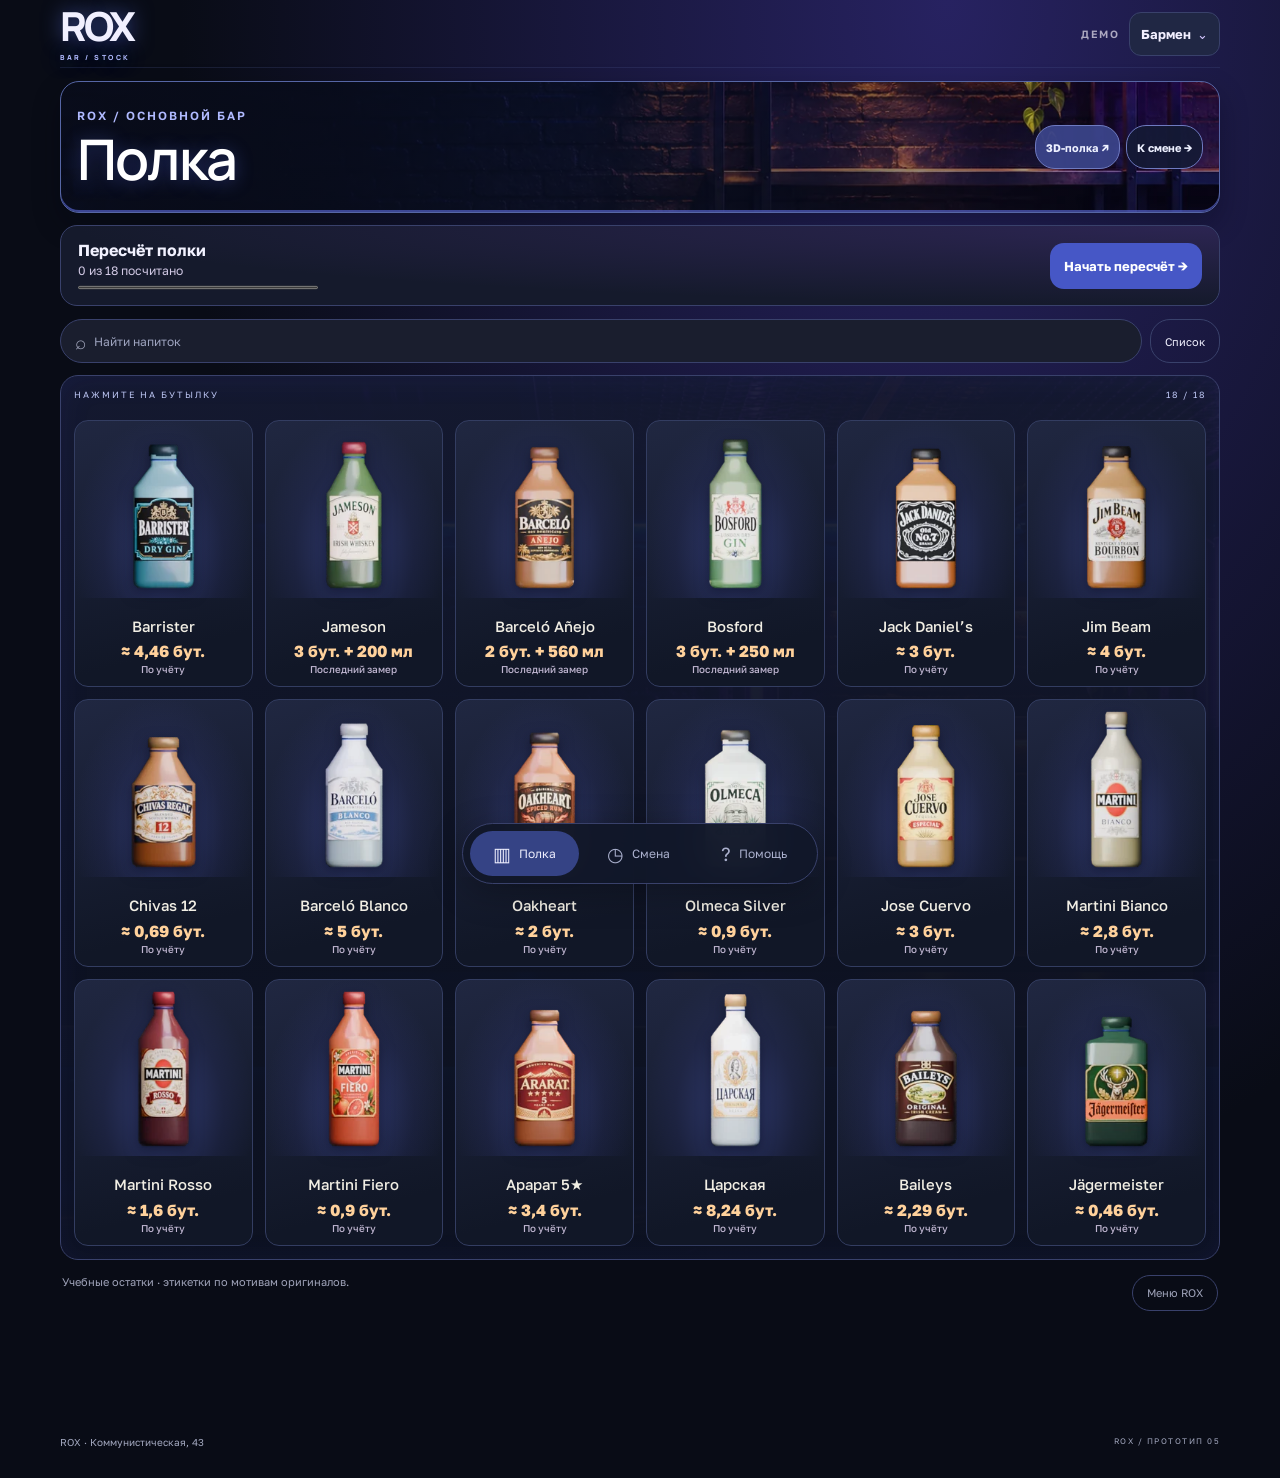
<file: index.html>
<!doctype html>
<html lang="ru">
<head>
  <meta charset="UTF-8"><meta name="viewport" content="width=device-width,initial-scale=1,viewport-fit=cover">
  <meta name="theme-color" content="#10121c"><meta name="description" content="Демо ROX: полка, пересчёт, касса и контроль смены.">
  <title>ROX — бар под контролем</title>
  <link rel="icon" href="icon.svg" type="image/svg+xml"><link rel="stylesheet" href="style.css"><link rel="stylesheet" href="rox.css"><link rel="stylesheet" href="shift.css"><link rel="stylesheet" href="simple.css"><link rel="stylesheet" href="rox-night-v005.css">
</head>
<body>
  <div class="app">
    <header class="topbar"><a class="brand" href="#" aria-label="ROX — главная"><span class="rox-wordmark">ROX<span>BAR / STOCK</span></span></a><div class="venue">ДЕМО</div><button class="mode-button" id="role-button" aria-label="Сменить режим">Бармен</button></header>
    <main id="main" tabindex="-1"></main>
    <nav class="bottom-nav" aria-label="Основная навигация">
      <button data-view="shelf"><span class="nav-icon" aria-hidden="true">▥</span>Полка</button>
      <button data-view="shift"><span class="nav-icon" aria-hidden="true">◷</span>Смена</button>
      <button data-view="counts"><span class="nav-icon" aria-hidden="true">☷</span>Пересчёты</button>
      <button data-view="owner"><span class="nav-icon" aria-hidden="true">◈</span>Контроль<span id="nav-badge"></span></button>
      <button data-view="media"><span class="nav-icon" aria-hidden="true">?</span>Помощь</button>
    </nav>
    <footer class="desktop-footer"><span>ROX · Коммунистическая, 43</span><span>ROX / ПРОТОТИП 05</span></footer>
  </div>
  <dialog id="sheet" aria-labelledby="sheet-title"></dialog>
  <dialog id="info-dialog" aria-labelledby="info-title"></dialog>
  <div id="toast" role="status" aria-live="polite"></div>
  <script type="module" src="app.js?v=5"></script>
</body>
</html>
</file>
<file: style.css>
@import url('https://fonts.googleapis.com/css2?family=Golos+Text:wght@400;500;600;700;800&family=Manrope:wght@400;500;600;700;800&display=swap');
:root{--paper:#f4f2eb;--ink:#252d28;--muted:#7a8078;--line:#dfe1d7;--green:#374c3b;--gold:#e7bd75;--red:#ad4e38;--sage:#dfe6d9;--radius:22px;font-family:'Golos Text',sans-serif;color:var(--ink);background:var(--paper);font-synthesis:none}*{box-sizing:border-box}body{margin:0}button,input,textarea{font:inherit}button,a{-webkit-tap-highlight-color:transparent}button{cursor:pointer}button:disabled{cursor:not-allowed;opacity:.5}button{color:inherit}button:focus-visible,a:focus-visible{outline:3px solid #bd8736;outline-offset:4px}input:focus,textarea:focus{outline:2px solid #536e53;outline-offset:1px}a{color:inherit}.app{max-width:1240px;margin:auto;padding:0 40px}.topbar{height:94px;display:flex;align-items:center;gap:20px;border-bottom:1px solid var(--line)}.brand{text-decoration:none;font-family:Manrope,sans-serif;font-size:30px;font-weight:800;letter-spacing:-1.5px;display:flex;align-items:center;gap:11px}.brand-mark{width:36px;height:40px;color:var(--paper);background:var(--green);border-radius:11px;font-size:29px;text-align:center;line-height:35px}.brand-dot{font-size:11px;vertical-align:top;margin-left:4px;letter-spacing:0}.venue{margin-left:auto;font-size:10px;font-weight:600;letter-spacing:1.8px}.venue span{color:#bd9c60;padding:0 10px}.avatar{border:1px solid #d2d7cb;border-radius:50%;width:38px;height:38px;background:#e4e8df;font-weight:600}.demo-banner{display:flex;align-items:center;gap:8px;font-size:11px;color:#777c73;padding:15px 0}.demo-dot{height:5px;width:5px;background:#b08d4f;border-radius:50%}.demo-banner button{border:1px solid #c4c7be;background:none;font-size:10px;border-radius:50%;height:17px;width:17px;padding:0;margin-left:auto}.page-heading{display:flex;justify-content:space-between;align-items:center;margin:18px 0 26px;gap:15px}.eyebrow{font-size:10px;letter-spacing:2px;text-transform:uppercase;font-weight:600;color:#83877f;margin:0 0 12px}h1{font-family:Manrope,sans-serif;font-size:44px;line-height:1.15;letter-spacing:-2px;margin:0;font-weight:600}h2{font-size:22px;letter-spacing:-.6px;font-weight:500;margin:0}p{line-height:1.55}.subtitle{color:var(--muted);font-size:13px;margin:12px 0 0}.role-switch{display:flex;border:1px solid #d7dcd0;background:#ebece4;border-radius:30px;padding:4px;gap:3px}.role-switch button{border:0;padding:10px 17px;border-radius:22px;background:none;font-size:12px;white-space:nowrap}.role-switch button.active{background:var(--paper);box-shadow:0 2px 6px #0000000c;font-weight:600}.overview{display:grid;grid-template-columns:1.2fr 1fr 1fr;border:1px solid var(--line);border-radius:18px;margin-bottom:30px;background:#faf9f4}.metric{padding:22px 25px;position:relative}.metric+.metric:before{content:'';position:absolute;left:0;top:24px;bottom:24px;border-left:1px solid var(--line)}.metric-label{font-size:11px;color:var(--muted);margin-bottom:10px;display:block}.metric strong{font-family:Manrope,sans-serif;font-size:27px;font-weight:500;letter-spacing:-1px}.metric strong small{font-size:12px;color:var(--muted);letter-spacing:0;margin-left:6px}.metric .accent{color:var(--red)}.metric-link{display:block;border:0;background:none;padding:0;text-align:left}.metric-link:hover strong{text-decoration:underline;text-decoration-thickness:1px;text-underline-offset:5px}.shelf-toolbar{display:flex;gap:12px;justify-content:space-between;align-items:center;margin-bottom:20px}.categories{display:flex;gap:7px;overflow:auto;scrollbar-width:none}.chip{border:1px solid #d9ddD2;background:transparent;border-radius:30px;padding:10px 17px;font-size:12px;white-space:nowrap}.chip.active{background:var(--ink);border-color:var(--ink);color:#fff}.search{border:1px solid #d9ddd2;background:transparent;border-radius:25px;display:flex;align-items:center;padding:0 14px;gap:8px;flex:0 0 195px}.search input{background:none;border:0;width:100%;min-width:0;padding:11px 0;font-size:12px;outline:none}.search span{color:var(--muted);font-size:19px}.bar-room{position:relative;background:#222c25;border-radius:24px;padding:24px 28px 12px;overflow:hidden;background-image:radial-gradient(ellipse at 50% 20%,#45514488,transparent 65%),linear-gradient(90deg,#00000020,transparent 20%,transparent 80%,#00000030)}.room-header{display:flex;justify-content:space-between;color:#c6cbbb;font-size:9px;letter-spacing:2px;padding-bottom:20px}.room-header span:last-child{color:#859180}.bottle-grid{display:grid;grid-template-columns:repeat(4,minmax(0,1fr));gap:0 18px}.bottle-card{position:relative;isolation:isolate;border:0;background:none;color:#f1eee4;text-align:center;padding:0 7px 28px;min-width:0}.bottle-stage{position:relative;height:215px;display:flex;justify-content:center;align-items:end;transition:transform .25s}.bottle-stage:before{content:'';position:absolute;inset:25% 0 0;background:radial-gradient(ellipse at bottom,#ddb86a22,transparent 65%);opacity:0;transition:.3s}.bottle-card:hover .bottle-stage{transform:translateY(-5px)}.bottle-card:hover .bottle-stage:before{opacity:1}.bottle-art{height:204px;width:125px;position:relative;filter:drop-shadow(6px 12px 8px #00000048);overflow:visible}.shelf-plank{height:9px;border-top:1px solid #ad9770;background:linear-gradient(#66533b,#3b3428);box-shadow:0 7px 12px #0008;margin:0 -16px 17px;position:relative}.bottle-name{font-size:13px;font-weight:500;display:block;margin-bottom:7px;white-space:nowrap;overflow:hidden;text-overflow:ellipsis}.bottle-stock{color:#c1c8b8;font-size:11px}.bottle-stock b{font-weight:400;color:#e5dcc6}.bottle-stock span{color:#758270;padding:0 5px}.bottle-status{position:absolute;top:16px;right:12px;font-size:9px;letter-spacing:.3px;background:#3e493d;color:#d2dccb;border-radius:20px;padding:5px 8px;z-index:2}.bottle-status.warn{background:#654235;color:#f6c8ac}.bottle-status.low{background:#5a5035;color:#e9d295}.shelf-note{font-size:11px;color:var(--muted);margin:15px 2px;display:flex;justify-content:space-between;gap:15px}.shelf-note span:last-child{color:#9b9e95}.bottom-nav{position:sticky;bottom:16px;margin:28px auto 16px;display:flex;justify-content:center;gap:5px;width:max-content;border:1px solid #d7dbcf;border-radius:60px;background:#f9f8f2ed;backdrop-filter:blur(20px);padding:7px;box-shadow:0 8px 30px #222c2512;z-index:5}.bottom-nav button{display:flex;align-items:center;gap:8px;position:relative;border:0;background:none;padding:13px 23px;border-radius:40px;color:#777f72;font-size:12px}.bottom-nav button.active{color:#263a2c;background:#e3e8dc}.nav-icon{font-size:19px;line-height:1}#nav-badge:empty{display:none}#nav-badge{background:#b86041;color:#fff;min-width:16px;height:16px;border-radius:50%;font-size:9px;padding:3px}.desktop-footer{display:flex;justify-content:space-between;font-size:10px;color:#93978e;padding:20px 0 30px}.desktop-footer span:last-child{font-size:8px;letter-spacing:1.5px}.section-title{display:flex;justify-content:space-between;align-items:center;margin:28px 0 18px}.section-title span{font-size:11px;color:var(--muted)}.count-list{display:grid;gap:10px}.record{background:#fbfaf6;border:1px solid var(--line);border-radius:16px;padding:18px;display:flex;align-items:center;gap:18px}.mini-bottle{width:48px;height:65px;flex:none;background:#e8ece1;border-radius:12px;display:flex;justify-content:center;align-items:center}.mini-bottle svg{height:60px;width:34px;filter:none}.record-main{flex:1;min-width:0}.record-title{display:flex;justify-content:space-between;gap:8px;font-size:14px}.record-title strong{font-weight:500}.record-sub{font-size:11px;color:var(--muted);margin:7px 0 0;line-height:1.5}.record-values{display:flex;gap:16px;flex-wrap:wrap;font-size:11px;margin-top:10px}.record-values b{font-weight:500}.delta{color:var(--red);white-space:nowrap}.delta.positive{color:#397260}.delta.zero{color:#658059}.small-button{background:none;border:1px solid #cfd6c7;border-radius:20px;padding:9px 14px;font-size:11px;white-space:nowrap;min-height:36px}.small-button:disabled{border:0}.note{font-size:12px;border-left:2px solid #d8b374;margin:12px 0 0;padding-left:10px;color:#73786c;overflow-wrap:anywhere}.owner-intro{padding:20px 24px;background:#e7ecdf;border-radius:18px;display:flex;gap:16px;align-items:center;font-size:12px;color:#54604e}.owner-intro .big-icon{font-size:28px;font-family:serif}.owner-intro p{margin:0}.owner-intro strong{display:block;color:#354a37;margin-bottom:3px}.owner-tabs{display:flex;gap:8px;margin:24px 0 18px}.empty{padding:45px 20px;text-align:center;border:1px dashed #cbd1c3;border-radius:18px;color:#7a8372;line-height:1.7}.bar-room .empty{border-color:#52614e;color:#c1cbb7;margin-bottom:20px}.empty strong{display:block;font-size:18px;color:inherit}.history-heading{margin:28px 0 15px;font-size:15px;font-weight:500}.history-row{display:flex;justify-content:space-between;gap:16px;border-bottom:1px solid var(--line);padding:14px 0;font-size:12px}.history-row small{display:block;color:var(--muted);font-size:10px;margin-top:5px}.quiet-button{border:0;border-bottom:1px solid #b2b9a8;background:none;padding:5px 0;font-size:11px;color:#7c8574}.section-bottom{margin-top:30px;display:flex;justify-content:space-between;gap:20px;align-items:center}.section-bottom p{color:var(--muted);font-size:11px;max-width:440px}dialog{border:0;padding:0;color:var(--ink);background:var(--paper);border-radius:26px;max-height:90dvh;width:min(480px,calc(100% - 32px));box-shadow:0 20px 100px #0005}dialog::backdrop{background:#111b1599;backdrop-filter:blur(5px)}.sheet-inner{padding:25px}.sheet-handle{display:none}.sheet-top{display:flex;align-items:center;justify-content:space-between;gap:10px}.sheet-top .eyebrow{margin:0}.close{background:#e6e9df;border:0;border-radius:50%;width:34px;height:34px;font-size:23px;font-weight:400;line-height:1}.product-summary{display:flex;align-items:center;gap:24px;margin:20px 0 24px}.product-portrait{width:90px;height:132px;background:radial-gradient(#58624a,#26342b);border-radius:18px;display:flex;align-items:center;justify-content:center;flex:none}.product-portrait svg{width:73px;height:120px}.product-summary h2{font-family:Manrope,sans-serif;font-size:24px;letter-spacing:-1px}.product-summary p{font-size:11px;color:var(--muted);margin:7px 0}.stock-value{font-size:26px;margin:12px 0 4px;letter-spacing:-1px}.stock-value span{font-size:12px;color:var(--muted);letter-spacing:0}.divider{height:1px;background:var(--line);margin:20px 0}.form-heading{display:flex;justify-content:space-between;align-items:center;margin-bottom:18px}.form-heading h3{margin:0;font-size:17px;font-weight:500}.form-heading span{font-size:10px;color:var(--muted)}.input-grid{display:grid;grid-template-columns:1fr 1fr;gap:14px}.field label{font-size:11px;display:block;margin-bottom:9px;line-height:1.4}.field input{width:100%;height:52px;border:1px solid #d5dacb;border-radius:13px;background:#fcfbf6;padding:12px;font-size:21px}.field small{font-size:10px;color:var(--muted);display:block;margin-top:7px;line-height:1.4}.field textarea{width:100%;height:70px;resize:vertical;border:1px solid #d5dacb;border-radius:13px;background:#fcfbf6;padding:12px;font-size:12px}.note-field{margin-top:18px}.live-result{padding:17px;background:#e6ebdf;border-radius:14px;margin:19px 0;display:flex;justify-content:space-between;gap:12px;font-size:11px}.live-result b{font-size:20px;display:block;margin-top:7px;font-weight:500}.live-result .difference{text-align:right}.error{font-size:12px;color:var(--red);line-height:1.5;margin:12px 0}.primary{background:var(--green);color:#fff;border:0;border-radius:14px;padding:17px 20px;width:100%;font-size:13px;display:flex;align-items:center;justify-content:center;gap:15px}.primary:hover{background:#273f2d}.primary:active{transform:scale(.99)}.form-footnote{font-size:10px;text-align:center;color:var(--muted);line-height:1.5;margin:12px 0 0}.previous-count{font-size:11px;padding:12px;border:1px solid var(--line);border-radius:12px;margin-bottom:18px;line-height:1.6;color:#65715e}.info-body{padding:28px}.info-body p{font-size:13px;color:#727b6b}.info-body .small-button{margin-top:10px}#toast{position:fixed;bottom:100px;left:50%;transform:translate(-50%,15px);width:max-content;max-width:calc(100% - 32px);background:#283d2e;color:#fff;padding:14px 21px;border-radius:15px;box-shadow:0 10px 35px #0002;z-index:30;font-size:12px;opacity:0;pointer-events:none;transition:.2s}#toast.show{opacity:1;transform:translate(-50%,0)}
@media(min-width:1000px){.bottle-grid{grid-template-columns:repeat(6,minmax(0,1fr))}.bottle-stage{height:200px}.bottle-art{height:190px;width:115px}.bottle-name{font-size:12px}.room-header{padding-bottom:12px}.bottle-status{right:0;font-size:8px}.owner-layout{display:grid;grid-template-columns:1.5fr 1fr;gap:35px}.owner-aside{background:#eaece3;border-radius:20px;padding:24px;height:max-content}.owner-aside h3{margin-top:0;font-size:16px;font-weight:500}.owner-aside p{font-size:12px;color:#727d68}.owner-aside li{font-size:12px;padding:8px 0;color:#727d68}.owner-aside ol{padding-left:18px}}
@media(max-width:700px){.app{padding:0 19px}.topbar{height:75px;gap:12px}.brand{font-size:26px;gap:9px}.brand-mark{height:34px;width:31px;font-size:25px;line-height:29px;border-radius:10px}.venue{font-size:8px;letter-spacing:1px}.venue span{padding:0 4px}.avatar{width:31px;height:31px;font-size:11px}.demo-banner{font-size:10px;padding:13px 0}.page-heading{align-items:start;flex-wrap:wrap;margin:17px 0 24px;gap:20px}h1{font-size:36px;letter-spacing:-1.7px}.subtitle{font-size:11px;margin-top:10px}.eyebrow{font-size:9px;margin-bottom:10px;letter-spacing:1.7px}.role-switch{margin-left:auto;align-self:center}.role-switch button{padding:8px 12px;font-size:10px}.page-heading .heading-text{width:100%}.page-heading .role-switch{position:absolute;right:19px;margin-top:-1px}.page-heading .eyebrow{padding-right:150px}.overview{margin-bottom:24px;border-radius:15px}.metric{padding:16px 12px}.metric-label{font-size:9px;margin-bottom:9px;line-height:1.4}.metric strong{font-size:23px}.metric strong small{font-size:9px;margin-left:3px}.metric+.metric:before{top:18px;bottom:18px}.shelf-toolbar{flex-wrap:wrap;gap:14px;margin-bottom:17px}.categories{width:100%;gap:7px}.chip{font-size:11px;padding:9px 15px}.search{flex:1 1 100%;border-radius:12px;padding:0 12px;background:#eeefe7}.search input{font-size:12px;padding:10px 0}.bar-room{margin:0 -7px;padding:18px 13px 6px;border-radius:20px}.room-header{font-size:8px;letter-spacing:1.4px;padding:0 5px 10px}.bottle-grid{grid-template-columns:repeat(3,minmax(0,1fr));gap:0 7px}.bottle-stage{height:166px}.bottle-art{height:151px;width:93px}.bottle-card{padding:0 0 24px}.bottle-name{font-size:10px;margin-bottom:5px}.bottle-stock{font-size:9px}.bottle-stock span{padding:0 3px}.shelf-plank{margin:0 -5px 13px;height:7px}.bottle-status{top:7px;right:-1px;font-size:7px;padding:4px 6px}.shelf-note{font-size:9px;line-height:1.6;margin:13px 0 0}.shelf-note span:last-child{max-width:85px;text-align:right}.bottom-nav{position:fixed;bottom:0;left:0;right:0;width:auto;margin:0;padding:9px 15px max(10px,env(safe-area-inset-bottom));border:0;border-top:1px solid #dde1d5;border-radius:0;gap:10px;justify-content:space-around}.bottom-nav button{flex:1;flex-direction:column;gap:5px;font-size:9px;padding:7px 10px;border-radius:13px}.nav-icon{font-size:22px}#nav-badge{position:absolute;top:4px;left:calc(50% + 11px);font-size:8px;min-width:14px;height:14px}.desktop-footer{padding:24px 0 110px;font-size:9px}.desktop-footer span:last-child{display:none}.record{padding:14px 12px;gap:11px;flex-wrap:wrap}.record-title{font-size:12px;align-items:center}.record-main{min-width:200px}.record-sub{font-size:10px}.record-values{gap:12px;font-size:10px}.record .review-button{margin-left:59px}.mini-bottle{width:43px;height:60px}.mini-bottle svg{height:54px}.owner-intro{font-size:11px;padding:17px;gap:12px}.owner-tabs{overflow:auto;white-space:nowrap;margin-top:20px}.owner-aside{margin-top:22px;border-top:1px solid var(--line);padding-top:15px}.owner-aside h3{font-size:14px;font-weight:500}.owner-aside p,.owner-aside li{font-size:11px;line-height:1.7;color:var(--muted)}.owner-aside ol{padding-left:18px}.section-title{margin-top:23px}.section-title h2{font-size:19px}.section-title span{font-size:10px}.section-bottom{align-items:start}.section-bottom p{font-size:10px;margin:0}.section-bottom button{flex:none}.history-row{font-size:11px}.history-row small{font-size:9px}.history-heading{font-size:14px}dialog{max-height:94dvh;width:100%;max-width:none;border-radius:26px 26px 0 0;margin:auto 0 0;position:fixed;bottom:0}.sheet-inner{padding:10px 22px max(22px,env(safe-area-inset-bottom))}.sheet-handle{display:block;width:35px;height:4px;border-radius:4px;background:#ced4c5;margin:0 auto 17px}.product-summary{gap:20px;margin:14px 0 20px}.product-summary h2{font-size:24px}.product-portrait{height:120px;width:85px}.product-portrait svg{height:110px}.info-body{padding-bottom:32px}#toast{bottom:94px}.live-result{padding:14px;margin:16px 0}.input-grid{gap:12px}}
@media(max-width:360px){.app{padding:0 14px}.page-heading .role-switch{right:14px}.metric{padding:14px 9px}.metric strong{font-size:20px}.bottle-stage{height:146px}.bottle-art{height:134px;width:82px}.venue{max-width:105px;line-height:1.5}.bottle-name{font-size:9px}.record-main{min-width:170px}}
@media(max-width:700px){.page-heading{position:relative}.page-heading .role-switch{top:-7px;right:0;margin-top:0}.page-heading .eyebrow{padding-right:0;max-width:calc(100% - 155px);min-height:28px;line-height:1.6;margin-bottom:12px}h1{font-size:34px}.record-main{min-width:0}.owner-layout .record-main{flex-basis:calc(100% - 60px)}}
@media(prefers-reduced-motion:reduce){*,*:before{transition:none!important;scroll-behavior:auto!important}}
</file>
<file: rox.css>
/* ROX v2: cobalt menu identity + dark, readable work surfaces. */
:root{--paper:#10121c;--ink:#f4f3ff;--muted:#a0a4ba;--line:#2b3045;--green:#4e50ff;--gold:#eeb86c;--red:#ffaf8d;--sage:#252d50;color-scheme:dark;background:var(--paper)}
body{background:radial-gradient(ellipse at 75% 0,#26276055,transparent 45%),#10121c}.topbar{height:88px}.rox-wordmark{font-size:40px;font-weight:800;font-style:italic;letter-spacing:-3px;line-height:1}.rox-wordmark>span{display:block;font-style:normal;font-size:7px;letter-spacing:2.5px;margin-top:8px}.venue{color:#c2c7de}.avatar{background:#292d49;border-color:#41476b;color:#dedfff}.demo-banner{color:#b4b8cf}.demo-dot{background:#82dfb7}.demo-banner button{color:#d8dcf0;border-color:#545b7a}.eyebrow{color:#9b9eff}.role-switch{background:#1d2133;border-color:#34394f}.role-switch button.active{background:#4349c7;color:white}.page-heading{margin-top:12px}h1{letter-spacing:-1.8px}.rox-hero{height:255px;border-radius:22px;margin-bottom:24px;background:linear-gradient(90deg,#090b17dd,transparent 85%),url('rox-night-v002.png') center 57%/cover;position:relative;display:flex;align-items:center;padding:32px;overflow:hidden;border:1px solid #393b68}.hero-kicker{font-size:9px;letter-spacing:2px;color:#adb8ff}.rox-hero h2{font-family:Manrope,sans-serif;font-size:30px;line-height:1.25;font-weight:600;letter-spacing:-1px;margin:15px 0 20px;max-width:400px;color:#fff}.hero-link{background:#ffffff15;border:1px solid #ffffff40;border-radius:30px;padding:10px 15px;font-size:11px;color:#e4e8ff;backdrop-filter:blur(10px)}.rox-hero>small{position:absolute;right:13px;bottom:10px;color:#b9bfd0;font-size:8px;background:#080a15a8;padding:4px 7px;border-radius:5px}.overview{background:#1a1d2c}.metric strong{color:#f5f4ff}.metric .accent{color:var(--red)}.chip{border-color:#3b415b;color:#bcc2db}.chip.active{background:#5254ed;color:#fff;border-color:#6668fc}.search{border-color:#373e57;background:#1a1e2e}.search input{color:#f5f4ff}.search input::placeholder{color:#9ea4bf}.categories{flex:1;min-width:0}.bar-room{background:radial-gradient(ellipse at top,#28296966,transparent 60%),repeating-linear-gradient(0deg,transparent 0,transparent 63px,#ffffff03 64px,#ffffff03 65px),#111321;border:1px solid #383957;box-shadow:inset 0 2px 30px #3436b91c}.room-header{color:#c7c9ff}.room-header span:last-child{color:#9da4ca}.shelf-plank{border-top-color:#9492ff;background:linear-gradient(#424373,#202236);box-shadow:0 -3px 10px #575cff55,0 8px 14px #0009}.bottle-stage:before{opacity:.65;background:radial-gradient(ellipse at bottom,#5555bb32,transparent 70%)}.bottle-stock{color:#b6bddd}.bottle-stock b{color:#f0efff}.bottle-stock span{color:#9399b7}.bottle-status{background:#303957;color:#d9dffb}.bottle-status.warn{background:#633d39;color:#ffd2b8}.bottle-status.low{background:#57442b;color:#ffdb9d}.shelf-note span:last-child{color:#adb1c9}.bottom-nav{background:#1b1e30f5;border-color:#363b55;box-shadow:0 8px 35px #0004}.bottom-nav button{color:#abb1ce}.bottom-nav button.active{color:#eeeefe;background:#4548a3}#nav-badge{background:#f0b484;color:#1b1d2d}.desktop-footer{color:#a3a8bf}.record{background:#1a1e2d}.mini-bottle{background:#30364d}.record-sub{color:#a2acc5}.delta.positive{color:#8edfc5}.delta.zero{color:#a3d6c8}.small-button{border-color:#515b7c}.note{color:#b8bed7;border-color:#a69bfa}.owner-intro{background:#232b44;color:#bdc8e4}.owner-intro strong{color:#edefff}.owner-aside{background:#1b2032}.owner-aside p,.owner-aside li{color:#b1bdd7}.quiet-button{color:#b7bfd8}.close{background:#333a55;color:#fff}.product-portrait{background:radial-gradient(#3d4473,#181d35)}.field input,.field textarea{background:#1d2336;border-color:#47516d;color:#f3f4ff}.live-result{background:#272d4a}.previous-count{color:#bac7e4}.info-body p{color:#bdc3dc}.primary{background:#5356e8}.primary:hover{background:#6266ff}.empty{border-color:#4c5471;color:#c0c8e3}.primary:focus-visible,button:focus-visible,a:focus-visible{outline-color:#a5b1ff}input:focus,textarea:focus{outline-color:#8e9aff}#toast{background:#434ba1}.restock-summary{border:1px solid #65583f;border-radius:18px;padding:20px;margin-bottom:20px;background:#30291f66}.restock-summary>span,.restock-summary small{display:block;font-size:10px;color:#bfc3d6}.restock-summary strong{display:block;margin-top:8px;font-size:17px;color:#f5d2a1}.restock-summary p{font-size:12px;color:#c9cadc}.restock-summary small{margin-top:12px}.menu-intro{background:#2924db;border-radius:22px;padding:28px;margin-bottom:28px}.menu-logo{font:bold 62px Georgia,serif;letter-spacing:-3px;color:#fff}.menu-intro p{font-size:13px}.menu-intro small{display:block;max-width:660px;line-height:1.7;color:#d8d7ff;font-size:11px}.menu-intro a{display:inline-block;font-size:12px;margin-top:18px;text-underline-offset:5px}.menu-groups{display:grid;grid-template-columns:1fr 1fr;gap:25px 40px;margin-bottom:30px}.menu-group h2{font-size:18px;margin:8px 0 15px;color:#bcbcff}.menu-item{display:flex;justify-content:space-between;gap:16px;font-size:12px;padding:10px 0;border-bottom:1px solid #2a3046;line-height:1.4}.menu-item strong{white-space:nowrap;font-weight:500}.menu-item small{color:#8c95b6}
@media(min-width:1000px){.owner-aside p,.owner-aside li{color:#aebbd5}}
@media(max-width:700px){.app{padding:0 18px}.topbar{height:72px}.rox-wordmark{font-size:33px}.rox-wordmark>span{font-size:6px;letter-spacing:1.8px;margin-top:6px}.rox-hero{height:195px;padding:21px;margin-bottom:20px;background-position:60% 55%;border-radius:18px}.rox-hero h2{font-size:25px;margin:13px 0 14px}.hero-kicker{font-size:7px;letter-spacing:1.5px}.hero-link{padding:8px 12px;font-size:10px}.rox-hero>small{font-size:7px}.page-heading{margin-bottom:19px}h1{font-size:32px}.overview{margin-bottom:20px}.search{background:#1d2334}.bar-room{margin:0 -5px}.bottle-name{font-size:10px}.bottom-nav{gap:2px;padding-left:7px;padding-right:7px;border-top-color:#383c59}.bottom-nav button{padding:7px 5px;font-size:9px;min-width:0}.menu-groups{grid-template-columns:1fr;gap:22px}.menu-intro{padding:24px}.menu-logo{font-size:55px}.record-values{gap:10px}.restock-summary{padding:17px}.restock-summary strong{font-size:15px}.product-summary h2{font-size:23px}.room-header{font-size:7px}}
@media(max-width:360px){h1{font-size:28px}.app{padding:0 14px}.bottle-name{font-size:9px}.rox-hero h2{font-size:22px}.rox-hero{height:178px}.venue{max-width:100px}}
@media(max-width:700px){.rox-hero{height:128px;padding:15px 20px;margin-bottom:17px}.rox-hero h2{font-size:21px;margin:8px 0}.hero-kicker{font-size:7px}.hero-link{font-size:9px;padding:6px 11px}.rox-hero>small{font-size:6px;right:8px;bottom:7px}.page-heading .subtitle{display:none}.page-heading{margin-bottom:17px}.metric{padding-top:13px;padding-bottom:13px}.overview{margin-bottom:17px}.bottle-stage{height:155px}.bottle-art{height:144px}}
</file>
<file: shift.css>
.role-switch { flex-wrap: wrap; justify-content: center; }
.role-switch button { padding-inline: 11px; }
.hero-actions { display: flex; flex-wrap: wrap; gap: 6px; }
.hero-link.accent-link { background: #5a57ec; border-color: #a09fff; color: white; }
.bottle-stage { perspective: 450px; border-radius: 15px; }
.bottle-card .bottle-art { transition: transform .28s, filter .28s; }
.bottle-card:focus-visible .bottle-stage { box-shadow: inset 0 0 0 1px #9f9aff, inset 0 0 24px #685aff40; }
.bottle-card:active .bottle-art { transform: rotateY(-11deg) rotateZ(4deg) translateY(-5px); }
@media (hover: hover) {
  .bottle-card:hover .bottle-stage { box-shadow: inset 0 0 0 1px #9f9aff, inset 0 0 24px #685aff40; }
  .bottle-card:hover .bottle-art { transform: rotateY(-12deg) rotateZ(4deg) translateY(-5px); filter: drop-shadow(0 4px 13px #7a6aff55); }
}
.bottle-liquid { transform-box: fill-box; transform-origin: center; }
.bottle-card:is(:hover,:focus-visible,:active) .bottle-liquid,
.product-portrait .bottle-liquid { animation: liquid-tilt .8s ease-in-out both; }
@keyframes liquid-tilt {
  0%, 100% { transform: rotate(0); }
  32% { transform: rotate(-10deg); }
  68% { transform: rotate(5deg); }
}
.bottle-quantity { display: block; color: #c1bddc; font-size: .67rem; margin-top: 5px; line-height: 1.2; }
.shift-banner, .shift-panel, .tour-card {
  padding: clamp(16px, 3vw, 26px);
  background: #1a1e2f;
  border: 1px solid #373c58;
  border-radius: 20px;
  margin: 0 0 16px;
}
.shift-banner {
  display: flex; justify-content: space-between; align-items: center; gap: 14px; flex-wrap: wrap;
  background: radial-gradient(ellipse at top right,#5146b855,transparent 75%),#222438;
}
.shift-banner h2 { font-size: clamp(2rem, 5vw, 3rem); margin: 5px 0 8px; font-variant-numeric: tabular-nums; }
.shift-banner h2 small { font-size: .85rem; color: #cac9e3; font-weight: 500; }
.shift-chip { display: inline-block; color: #a0eccb; background: #153b33; border-radius: 8px; padding: 5px 8px; font-size: .74rem; }
.shift-chip.warning { background: #493226; color: #ffd3ab; }
.shift-metrics, .shift-columns, .shift-fields, .shift-report { display: grid; gap: 12px; }
.shift-metrics { grid-template-columns: repeat(3,minmax(0,1fr)); margin: 0 0 16px; }
.shift-metrics div, .shift-report div { padding: 13px; border: 1px solid #3e4161; background: #23273d; border-radius: 13px; }
.shift-metrics span, .shift-report span { display: block; color: #c1c5dd; font-size: .75rem; }
.shift-metrics strong, .shift-report strong { display: block; font-size: clamp(1rem,3vw,1.65rem); margin: 5px 0 3px; }
.shift-metrics small, .shift-report small, .shift-row small, .shift-journal small {
  display: block; color: #b1b6cf; font-size: .74rem; line-height: 1.35; margin-top: 3px;
}
.shift-columns, .shift-fields, .shift-report { grid-template-columns: repeat(2,minmax(0,1fr)); }
.shift-panel h2 { font-size: 1.13rem; margin: 0 0 9px; }
.shift-help, .shift-note { color: #c5c8df; font-size: .86rem; line-height: 1.5; margin: 5px 0 11px; }
.shift-note { grid-column: 1 / -1; overflow-wrap: anywhere; }
.shift-row { display: grid; grid-template-columns: minmax(0,1fr) auto; align-items: center; gap: 8px; padding: 12px 0; border-top: 1px solid #363a52; }
.shift-row > :nth-child(3) { grid-column: 1 / -1; justify-self: start; }
.shift-actions, .shift-owner-head { display: flex; flex-wrap: wrap; align-items: center; gap: 8px; }
.shift-owner-head { justify-content: space-between; }
.shift-actions .primary { width: auto; padding: 11px 16px; }
.shift-actions button:disabled { opacity: .45; cursor: default; }
.shift-form { display: grid; gap: 11px; margin-top: 12px; }
.shift-form label { display: grid; gap: 5px; color: #e6e5f8; font-size: .85rem; }
.shift-form input:not([type=checkbox]), .shift-form select {
  width: 100%; min-width: 0; padding: 10px 11px; background: #14182b; color: #fff;
  border: 1px solid #565c83; border-radius: 9px; font: inherit;
}
.shift-checks { display: grid; gap: 8px; }
.shift-checks label { display: flex; align-items: center; gap: 8px; }
.shift-checks input { accent-color: #726bff; width: 17px; height: 17px; }
.shift-form-error { margin: 0; color: #ffb399; font-size: .82rem; }
.shift-form-error:empty { display: none; }
.shift-panel summary { cursor: pointer; font-weight: 650; }
.shift-journal { list-style: none; padding: 0; margin: 0; }
.shift-journal li { display: flex; justify-content: space-between; gap: 10px; padding: 9px 0; border-top: 1px solid #393d55; }
.shift-journal li div { min-width: 0; overflow-wrap: anywhere; }
.shift-journal time { color: #b1b6cf; font-size: .77rem; }
.tour-grid { display: grid; grid-template-columns: minmax(0,1.3fr) minmax(0,1fr); gap: 14px; align-items: start; }
.tour-card h2 { margin: 8px 0; font-size: 1.2rem; }
.tour-card p { line-height: 1.55; color: #c1c5dd; }
.tour-card img, .tour-card video { width: 100%; display: block; border-radius: 14px; }
.tour-card .primary { width: auto; padding: 11px 16px; }
.tour-step { color: #a8a5fb; font-size: .72rem; letter-spacing: .13em; }
@media (max-width: 700px) {
  .role-switch button { padding-inline: 8px; }
  .shift-columns, .tour-grid { grid-template-columns: minmax(0,1fr); }
  .shift-metrics { gap: 5px; }
  .shift-metrics div { padding: 9px 7px; }
  .shift-metrics small { font-size: .66rem; }
  .bottom-nav button { font-size: .62rem; }
  .bottle-quantity { font-size: .59rem; }
}
@media (max-width: 360px) { .shift-fields { grid-template-columns: minmax(0,1fr); } }
@media (prefers-reduced-motion: reduce) {
  .bottle-card .bottle-art { transition: none; }
  .bottle-card .bottle-liquid, .product-portrait .bottle-liquid { animation: none !important; }
}
</file>
<file: simple.css>
/* A fixed game-like shelf with touch targets and a simple stock entry sheet. */
:root { --gold: #ffd08c; --line: #34364f; }
.topbar { height: 68px; gap: 10px; }
.topbar .venue { margin-left: auto; letter-spacing: .14em; color: #ada9c1; font-size: .66rem; }
.mode-button {
  display: inline-flex; align-items: center; gap: 6px; min-height: 44px;
  padding: 0 11px; color: #f2efff; border: 1px solid #5a527a; border-radius: 12px;
  background: #252238; font-size: .81rem; font-weight: 700;
}
.mode-button::after { content: "⌄"; color: #d4c6ff; }
.mode-list { display: grid; gap: 9px; margin-top: 15px; }
.mode-list button {
  display: grid; gap: 5px; text-align: left; width: 100%; padding: 13px 15px;
  border: 1px solid #565079; border-radius: 12px; background: #26243e; color: #f4f1ff;
}
.mode-list button[aria-pressed=true] { border-color: #a69aff; background: #37305b; }
.mode-list small { color: #d1cbe3; }
.shelf-head { display: flex; align-items: end; justify-content: space-between; gap: 9px; margin: 17px 0 14px; }
.shelf-head .eyebrow { margin: 0 0 5px; }
.shelf-head h1 { margin: 0; font-size: clamp(2.15rem, 5vw, 3.5rem); line-height: 1; }
.shelf-head button, .simple-toolbar button, .quick-sheet button { min-height: 44px; }
.count-run {
  display: grid; grid-template-columns: 1fr auto; align-items: center; gap: 14px;
  padding: 14px 17px; margin: 0 0 13px; border-radius: 17px; border: 1px solid #5a5079;
  background: radial-gradient(ellipse at top right,#5c46874d,transparent 70%),#252238;
}
.count-run strong, .count-run span { display: block; }
.count-run strong { font-size: 1rem; }
.count-run span { margin: 3px 0 6px; color: #d1c9e4; font-size: .76rem; }
.count-run progress { width: min(100%, 240px); height: 7px; accent-color: #ad9bff; display: block; }
.count-run .primary { width: auto; min-height: 46px; padding: 10px 14px; font-weight: 700; }
.simple-toolbar { display: flex; gap: 8px; align-items: center; margin: 0 0 12px; }
.simple-toolbar .search { flex: 1; min-width: 0; min-height: 44px; }
.simple-toolbar button { white-space: nowrap; }
.simple-room {
  background: radial-gradient(ellipse at top,#3a294e66,transparent 65%),#141322;
  border-color: #514261; border-radius: 18px; padding: 13px;
}
.simple-room .room-header { margin-bottom: 8px; color: #d6cae8; }
.simple-room .bottle-grid { gap: 12px; }
.simple-room .bottle-card {
  overflow: hidden; border: 1px solid #463b57; border-radius: 14px;
  background: #211c2e; padding: 0 0 10px; text-align: center; min-width: 0;
}
.simple-room .bottle-card:is(:focus-visible,:active,.next-bottle) { border-color: #b69aff; box-shadow: inset 0 0 0 1px #ab91ef; }
@media (hover:hover) { .simple-room .bottle-card:hover { border-color: #b69aff; } }
.simple-room .bottle-stage { height: auto; min-width: 0; border-radius: 0; aspect-ratio: 1.16; }
.simple-room .bottle-stage::before { display: none; }
.bottle-photo {
  display: block; width: 100%; max-width: 164px; aspect-ratio: 1; flex: 0 0 auto;
  background-image: url('rox-bottles-v004.webp'); background-repeat: no-repeat;
  background-size: 300% 200%; background-color: #1b1826; border-radius: 12px;
}
.photo-gin { background-position: 0 0; }
.photo-whiskey { background-position: 50% 0; }
.photo-rum { background-position: 100% 0; }
.photo-tequila { background-position: 0 100%; }
.photo-vermouth { background-position: 50% 100%; }
.photo-clear { background-position: 100% 100%; }
.simple-room .bottle-photo { max-width: 100%; border-radius: 0; transition: transform .2s ease; }
.simple-room .bottle-card:active .bottle-photo { transform: rotate(-3deg) scale(1.025); }
.simple-room .bottle-card:focus-visible .bottle-stage { box-shadow: none; }
.simple-room .bottle-status { z-index: 2; inset: 5px 5px auto auto; font-size: .6rem; background: #302247; }
.simple-room .shelf-plank { height: 3px; margin: 0 4px 7px; background: #514061; border-top-color: #bc96f0; }
.simple-room .bottle-name { display: block; padding: 0 4px; font-size: clamp(.69rem,2.8vw,.93rem); line-height: 1.18; }
.simple-room .bottle-quantity { margin-top: 5px; font-size: clamp(.67rem,2.75vw,1rem); color: #ffe0ae; font-weight: 750; }
.bottle-quantity small { display: block; margin-top: 3px; color: #c0b6d1; font-size: .62rem; font-weight: 500; }
.simple-room .bottle-list { grid-template-columns: 1fr; gap: 8px; }
.simple-room .bottle-list .bottle-card { display: grid; grid-template-columns: 53px 1fr auto; align-items: center; text-align: left; gap: 8px; padding: 5px 8px; }
.bottle-list .bottle-stage { overflow: hidden; aspect-ratio: 1; border-radius: 9px; }
.bottle-list .bottle-status, .bottle-list .shelf-plank { display: none; }
.bottle-list .bottle-quantity { margin: 0; text-align: right; }
.product-portrait .bottle-photo { max-width: 115px; }
.mini-bottle .bottle-photo { width: 100%; }
.quick-sheet .quick-product { margin-bottom: 12px; }
.quick-sheet .product-portrait { min-width: 78px; }
.quick-field { display: grid; gap: 6px; margin-bottom: 11px; }
.quick-field label { font-size: .93rem; font-weight: 650; }
.stepper, .open-volume { display: grid; gap: 8px; grid-template-columns: 48px minmax(0,1fr) 48px; }
.open-volume { grid-template-columns: minmax(0,1fr) auto; }
.quick-sheet .quick-field button, .quick-field input, .count-note textarea {
  min-height: 46px; padding: 8px 11px; background: #24233a; color: #fff;
  border: 1px solid #655986; border-radius: 11px; font: inherit;
}
.quick-field input { min-width: 0; width: 100%; font-size: 1.16rem; text-align: center; }
.stepper button { font-size: 1.25rem !important; }
.count-note { margin: 8px 0; color: #d5cae8; font-size: .8rem; }
.count-note summary { cursor: pointer; padding: 5px 0; }
.count-note textarea { width: 100%; min-height: 55px; }
.quick-sheet #form-error:empty { display: none; }
.quick-sheet #count-form .primary { margin-top: 4px; min-height: 48px; }
.bottom-nav button[hidden] { display: none; }
.bottom-nav button { min-height: 44px; }
@media(max-width:700px) {
  .topbar { height: 59px; }
  .simple-room .bottle-grid:not(.bottle-list) { grid-template-columns: repeat(3,minmax(0,1fr)); gap: 7px; }
  .simple-room { padding: 9px; margin-inline: -3px; }
  .count-run { padding: 12px; gap: 8px; }
  .count-run .primary { font-size: .77rem; padding-inline: 9px; }
  .quick-sheet .sheet-inner { padding: 12px 18px 18px; }
  .quick-sheet .sheet-top { margin-bottom: 5px; }
}
@media(prefers-reduced-motion:reduce) {
  .simple-room .bottle-photo { transition: none; }
  .simple-room .bottle-card:active .bottle-photo { transform: none; }
}
</file>
<file: rox-night-v005.css>
/* ROX after dark: cobalt rail, graphite cabinet, violet edge lighting. */
:root {
  --gold: #ffd19b;
  --rox-surface: #151a2c;
  --rox-edge: #39416b;
  --rox-text: #f2f2ff;
  --rox-accent: #9caaff;
  --rox-neon: #6b7dff;
}

body {
  background: radial-gradient(ellipse at 74% 0, #272261 0, transparent 48rem), #090c16;
  color: var(--rox-text);
}

.rox-wordmark { color: #f1f0ff; text-shadow: 0 0 20px #637dff82; }
.rox-wordmark > span, .eyebrow { color: #b0baff; }
.topbar { border-bottom: 1px solid #4d57903d; }
.mode-button, .mode-list button { border-color: var(--rox-edge); background: #202744; }
.mode-list button[aria-pressed=true] { background: #353b75; border-color: #9caaff; }
.bottom-nav { background: #111729f5; border-color: var(--rox-edge); }
.bottom-nav button.active { background: #354385; }
.primary { background: #4657c6; }
.primary:hover { background: #5265dc; }
.primary:focus-visible, button:focus-visible, a:focus-visible { outline-color: #abb8ff; }
.count-run {
  border-color: var(--rox-edge);
  background: radial-gradient(ellipse at 100% 0, #583a9b58, transparent 70%), var(--rox-surface);
}
.count-run progress { accent-color: #a1adff; }
.search, .small-button { border-color: var(--rox-edge); }
.rox-hero, .rox-night-hero {
  background:
    linear-gradient(90deg, #090c19ee 1%, #0a1026aa 47%, #100a2e35 100%),
    url('rox-room-v005.webp') center 52% / cover;
  border: 1px solid #5666a5;
  box-shadow: inset 0 -2px #6572ed91, 0 12px 28px #04061355;
}
.rox-night-hero {
  min-height: 132px; margin: 13px 0 12px; padding: 17px 16px;
  align-items: center; border-radius: 19px;
}
.rox-night-hero .eyebrow { font-size: clamp(.55rem, 2.2vw, .74rem); }
.rox-night-hero h1 { color: #fff; text-shadow: 0 2px 18px #5365de69; }
.rox-night-actions { display: flex; flex-wrap: wrap; justify-content: end; gap: 6px; }
.rox-night-actions .small-button {
  display: inline-flex; align-items: center; justify-content: center; min-height: 44px;
  padding: 0 10px; background: #141a35e8; border-color: #6e7ac0; color: #edf0ff;
  font-weight: 700; white-space: nowrap; text-decoration: none;
}
.rox-night-actions a.small-button { background: #3c468de8; }
.simple-room {
  background:
    linear-gradient(180deg, #151a32f2, #0d1222fa 62%),
    url('rox-room-v005.webp') center / cover;
  border-color: var(--rox-edge);
}
.simple-room .room-header, .simple-room .room-header span:last-child { color: #bdc6f4; }
.simple-room .bottle-card {
  background: linear-gradient(165deg, #202741, #111727 82%);
  border-color: #333d61;
}
.simple-room .bottle-stage {
  background: radial-gradient(ellipse at 50% 74%, #6a7dff51, #3b419326 48%, #11172600 73%);
}
.bottle-photo {
  background: url('rox-bottles-v005.webp') var(--sprite-x) var(--sprite-y) / 600% 300% no-repeat;
  filter: drop-shadow(0 5px 7px #06071780);
}
.simple-room .shelf-plank {
  border-top-color: #a0afff;
  background: #495ec4;
  box-shadow: 0 -2px 10px #6f7cff84;
}
.simple-room .bottle-status { background: #39447c; }
.simple-room .bottle-quantity { color: var(--gold); }
.product-portrait { background: radial-gradient(#4a55a7, #1b2443 74%); }
.mini-bottle { background: #242d49; }
.field input, .field textarea { background: #192039; border-color: #4a5882; }
.live-result, .owner-intro { background: #232d4a; }

@media (max-width: 460px) {
  .rox-night-hero { min-height: 118px; padding: 13px 12px; }
  .rox-night-actions { flex-direction: column; }
  .rox-night-actions .small-button { min-height: 44px; }
}
</file>
